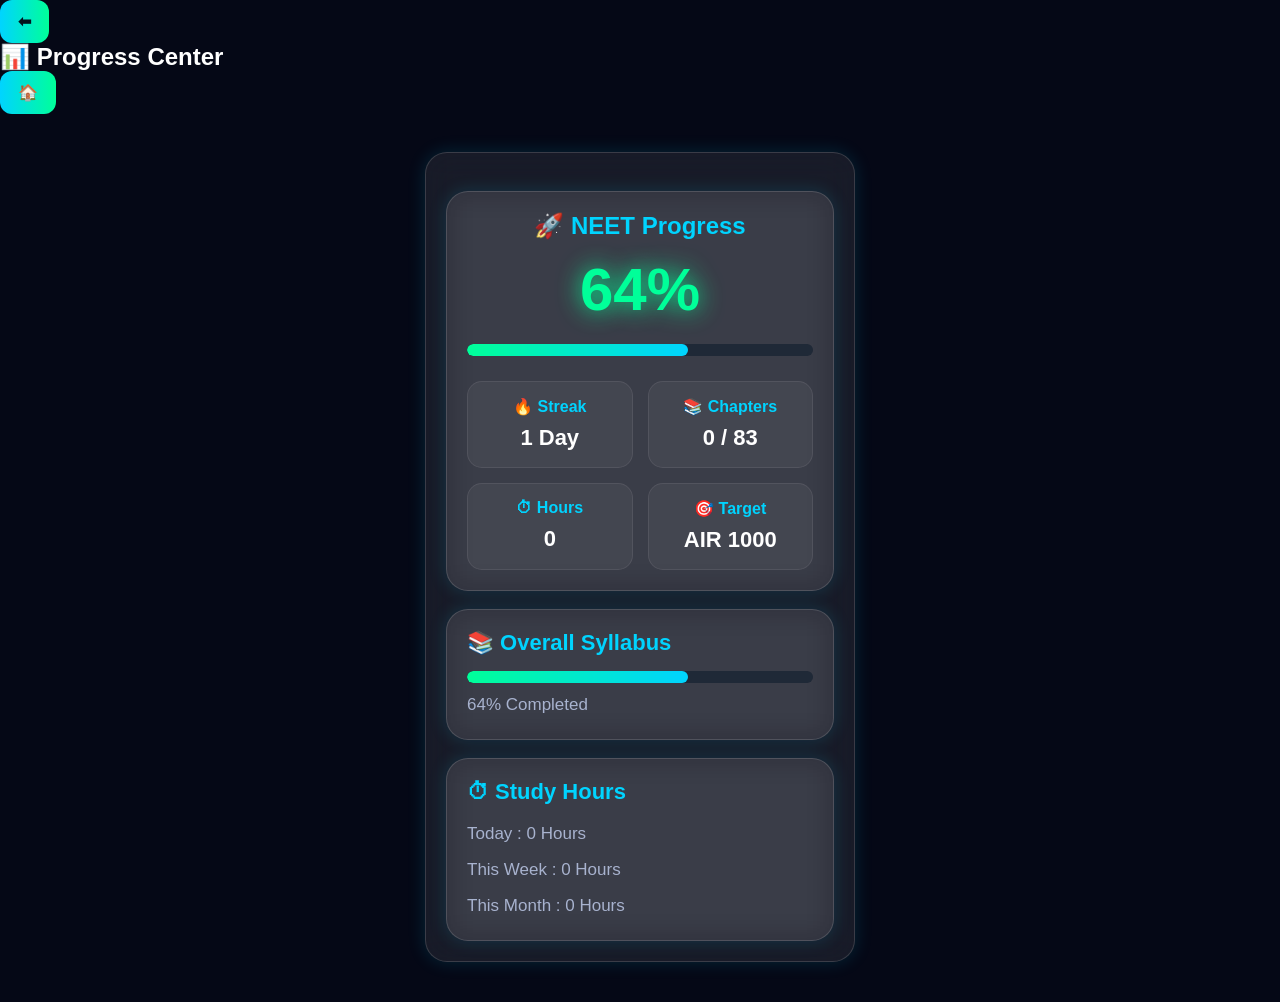
<file: progress.html>
<!DOCTYPE html>
<html lang="en">

<head>
    <meta charset="UTF-8">
    <meta name="viewport" content="width=device-width, initial-scale=1.0">
    <title>Progress Center | NEET EDGE OS</title>

    <link rel="stylesheet" href="css/style.css">
    <link rel="stylesheet" href="css/header.css">
    <link rel="stylesheet" href="css/cards.css">
    <link rel="stylesheet" href="css/progress.css">
</head>

<body>

<nav class="navbar">

    <button onclick="history.back()">⬅</button>

    <h2>📊 Progress Center</h2>

    <button onclick="location.href='index.html'">🏠</button>

</nav>

<div class="container">

    <section class="card">

        <section class="card hero-card">

    <h2>🚀 NEET Progress</h2>

    <h1 id="heroPercent">64%</h1>

    <div class="progress">
        <div class="fill" id="heroBar"></div>
    </div>

    <div class="hero-stats">

        <div>
            <h4>🔥 Streak</h4>
            <p id="heroStreak">1 Day</p>
        </div>

        <div>
            <h4>📚 Chapters</h4>
            <p id="heroChapter">0 / 83</p>
        </div>

        <div>
            <h4>⏱ Hours</h4>
            <p id="heroHours">0</p>
        </div>

        <div>
            <h4>🎯 Target</h4>
            <p>AIR 1000</p>
        </div>

    </div>

        </section>

    <section class="card">

        <h3>📚 Overall Syllabus</h3>

        <div class="progress">
            <div class="fill" style="width:0%" id="overallProgress"></div>
        </div>

        <p id="overallText">0%</p>

    </section>

    <section class="card">

        <h3>⏱ Study Hours</h3>

        <p>Today : 0 Hours</p>

        <p>This Week : 0 Hours</p>

        <p>This Month : 0 Hours</p>

    </section>

</div>

<script src="js/progress-center.js"></script>

</body>
</html>
</file>
<file: css/style.css>
/* ==========================
   NEET EDGE OS
   Global Style
========================== */

:root{

--bg:#050816;
--card:rgba(255,255,255,.08);
--cyan:#00D4FF;
--green:#00FF99;
--purple:#7C3AED;
--text:#ffffff;
--text2:#A8B3CF;
--border:rgba(255,255,255,.15);

}

*{
margin:0;
padding:0;
box-sizing:border-box;
font-family:Arial,Helvetica,sans-serif;
}

html{
scroll-behavior:smooth;
}

body{

background:var(--bg);
color:var(--text);
overflow-x:hidden;

}

.background{

position:fixed;
top:0;
left:0;

width:100%;
height:100%;

background:

radial-gradient(circle at top,
rgba(0,212,255,.20),
transparent 45%),

radial-gradient(circle at bottom,
rgba(124,58,237,.18),
transparent 45%);

z-index:-1;

}

.container{

width:92%;
max-width:430px;

margin:auto;

padding:20px 0 40px;

}

/* Buttons */

button{

padding:12px 18px;

border:none;

border-radius:12px;

background:linear-gradient(
90deg,
var(--cyan),
var(--green)
);

color:#03131d;

font-size:16px;

font-weight:bold;

cursor:pointer;

transition:.30s;

}

button:hover{

transform:scale(1.04);

box-shadow:
0 0 18px
var(--cyan);

}

/* Progress */

.progress{

width:100%;

height:12px;

background:#1A2438;

border-radius:20px;

overflow:hidden;

margin-top:15px;

}

.fill{

width:0%;

height:100%;

background:

linear-gradient(

90deg,

var(--green),

var(--cyan)

);

border-radius:20px;

transition:1s;

}

/* Footer */

footer{

text-align:center;

padding:25px;

color:var(--text2);

font-size:14px;

}
</file>
<file: css/header.css>
/* ==========================
   HEADER
========================== */

.header{

   .navbar{

position:sticky;

top:0;

display:flex;

justify-content:space-between;

align-items:center;

padding:15px;

margin-bottom:20px;

background:rgba(0,0,0,.25);

backdrop-filter:blur(18px);

border-radius:15px;

z-index:500;

}

.navbar h2{

color:#00D4FF;

}

.navbar button{

padding:10px 15px;

font-size:20px;

}

text-align:center;

margin-bottom:25px;

}

.header h1{

font-size:38px;

color:var(--cyan);

text-shadow:

0 0 12px var(--cyan),

0 0 25px var(--cyan);

margin-bottom:12px;

}

#greeting{

font-size:24px;

color:#9EEBFF;

margin-bottom:8px;

}

.username{

font-size:20px;

color:var(--text2);

margin-bottom:18px;

}

.clock-box{

background:var(--card);

border:1px solid var(--border);

border-radius:20px;

padding:18px;

backdrop-filter:blur(15px);

box-shadow:

0 0 18px rgba(0,212,255,.15);

}

#time{

font-size:42px;

color:var(--green);

text-shadow:

0 0 15px var(--green);

}

#date{

margin-top:8px;

color:var(--text2);

font-size:16px;

}
.logo-box{
    display:flex;
    align-items:center;
    justify-content:center;
    gap:15px;
    margin-bottom:20px;
}

.logo-box img{
    width:70px;
    height:70px;
    object-fit:contain;
    filter:drop-shadow(0 0 15px #00D4FF);
}

.logo-box h1{
    color:#00D4FF;
    text-shadow:0 0 20px #00D4FF;
    font-size:42px;
    margin:0;
}
</file>
<file: css/cards.css>
/* ==========================
   CARDS
========================== */

.card{

background:var(--card);

border:1px solid var(--border);

border-radius:22px;

padding:20px;

margin-top:18px;

backdrop-filter:blur(15px);

box-shadow:

0 0 18px rgba(0,212,255,.15);

transition:.35s;

}

.card:hover{

transform:translateY(-4px);

box-shadow:

0 0 25px rgba(0,212,255,.35);

}

.card h3{

color:var(--cyan);

margin-bottom:15px;

font-size:22px;

}

.card p{

color:var(--text2);

margin-top:8px;

font-size:17px;

line-height:28px;

}

.subject{

margin-top:18px;

font-size:18px;

color:white;

}

label{

display:block;

margin:15px 0;

font-size:18px;

}

input[type="checkbox"]{

transform:scale(1.3);

margin-right:10px;

accent-color:#00FF99;

}
.dashboard-grid{

display:grid;

grid-template-columns:1fr 1fr;

gap:15px;

margin-top:20px;

}

.mini-card{

background:rgba(255,255,255,.06);

border:1px solid rgba(255,255,255,.1);

border-radius:18px;

padding:18px;

text-align:center;

transition:.3s;

}

.mini-card:hover{

transform:translateY(-5px);

box-shadow:0 0 20px rgba(0,212,255,.3);

}

.mini-card h4{

color:#00D4FF;

margin-bottom:10px;

}

.mini-card p{

font-size:22px;

font-weight:bold;

color:#00FF99;

}
.calendar-card .planner{
    margin-top:15px;
}

.plan-item{
    display:flex;
    justify-content:space-between;
    align-items:center;
    padding:14px;
    margin:10px 0;
    background:rgba(255,255,255,.06);
    border-radius:12px;
    border:1px solid rgba(255,255,255,.08);
}

.plan-item span:first-child{
    color:#00D4FF;
    font-weight:bold;
}

.plan-item span:last-child{
    color:#A8B3CF;
}
</file>
<file: css/progress.css>
.progress{

height:12px;

background:#1f2937;

border-radius:20px;

overflow:hidden;

margin-top:15px;

}

.fill{

height:100%;

width:0%;

background:linear-gradient(
90deg,
#00ff99,
#00d4ff
);

transition:.5s;

}
.hero-card{

text-align:center;

}

.hero-card h2{

color:#00D4FF;

margin-bottom:15px;

}

.hero-card h1{

font-size:60px;

color:#00FF99;

text-shadow:0 0 25px #00FF99;

margin-bottom:20px;

}

.hero-stats{

display:grid;

grid-template-columns:1fr 1fr;

gap:15px;

margin-top:25px;

}

.hero-stats div{

background:rgba(255,255,255,.05);

padding:15px;

border-radius:15px;

border:1px solid rgba(255,255,255,.08);

}

.hero-stats h4{

color:#00D4FF;

margin-bottom:8px;

}

.hero-stats p{

font-size:22px;

font-weight:bold;

color:white;

}
</file>
